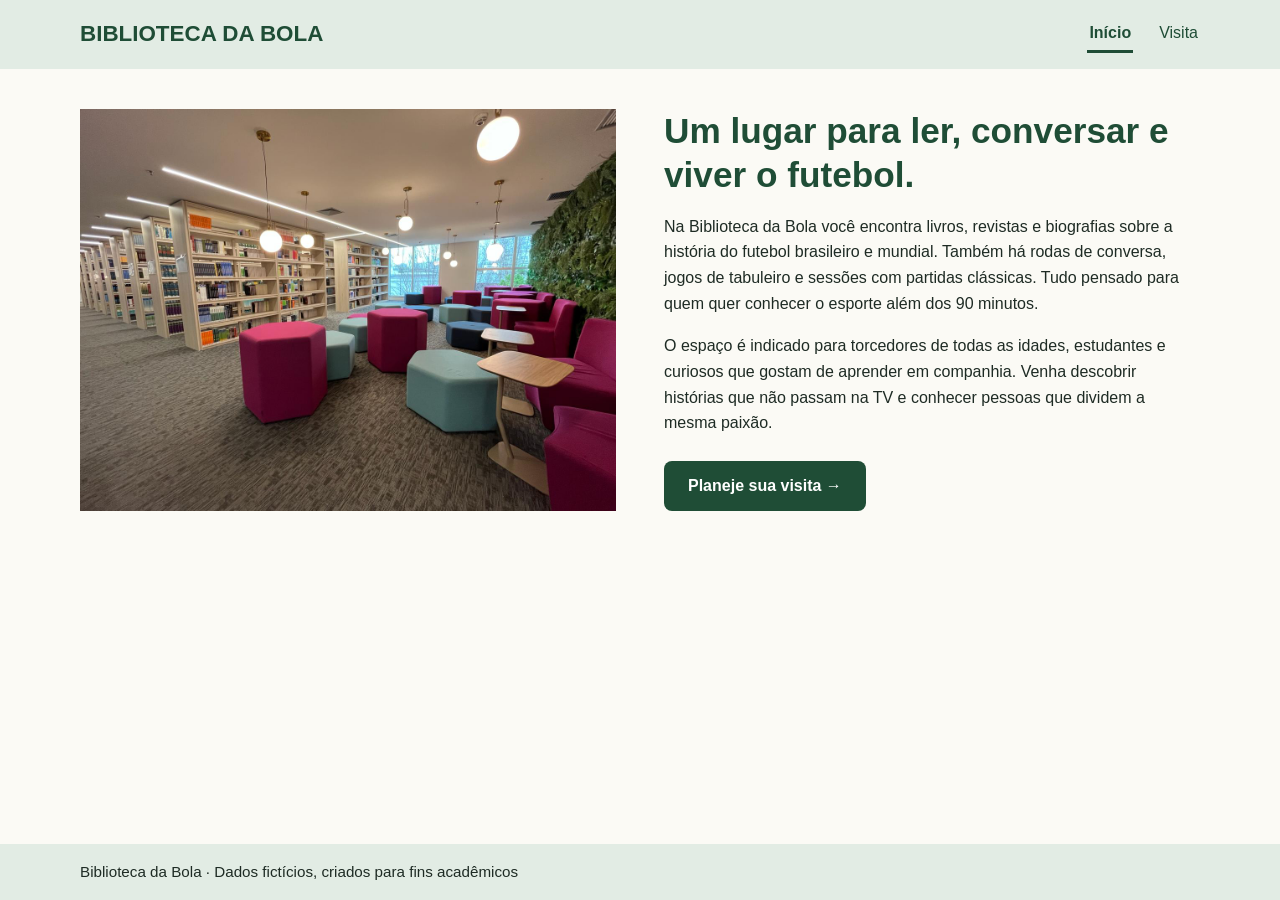
<file: index.html>
<!DOCTYPE html>
<html lang="pt-br">
<head>
    <meta charset="UTF-8">
    <meta name="viewport" content="width=device-width, initial-scale=1.0">
    <link rel="stylesheet" href="css/estilo.css">
    <title>Início · Biblioteca da Bola</title>
</head>
<body>
    <header>
        <a href="index.html" class="logo">Biblioteca da Bola</a>
        <nav aria-label="Menu principal">
            <ul>
                <li><a href="index.html" aria-current="page">Início</a></li>
                <li><a href="visita.html">Visita</a></li>
            </ul>
        </nav>
    </header>
    <main>
        <section>
            <div id="div1">
                <img src="imagens/aula11biblioteca.jpeg" alt="Sala de leitura da Biblioteca da Bola, com estantes cheias de livros, pufes coloridos e mesinhas para leitura">
            </div>
            <div id="div2">
                <h1>Um lugar para ler, conversar e viver o futebol.</h1>
                <img src="imagens/aula11biblioteca.jpeg" alt="Sala de leitura da Biblioteca da Bola, com estantes cheias de livros, pufes coloridos e mesinhas para leitura">
                <p>Na Biblioteca da Bola você encontra livros, revistas e biografias sobre a história do futebol brasileiro e mundial. Também há rodas de conversa, jogos de tabuleiro e sessões com partidas clássicas. Tudo pensado para quem quer conhecer o esporte além dos 90 minutos.</p>
                <p>O espaço é indicado para torcedores de todas as idades, estudantes e curiosos que gostam de aprender em companhia. Venha descobrir histórias que não passam na TV e conhecer pessoas que dividem a mesma paixão.</p>
                <a href="visita.html" class="convite">Planeje sua visita →</a>
            </div>
        </section>
    </main>
    <footer>
        <p>Biblioteca da Bola · Dados fictícios, criados para fins acadêmicos</p>
    </footer>
</body>
</html>
</file>
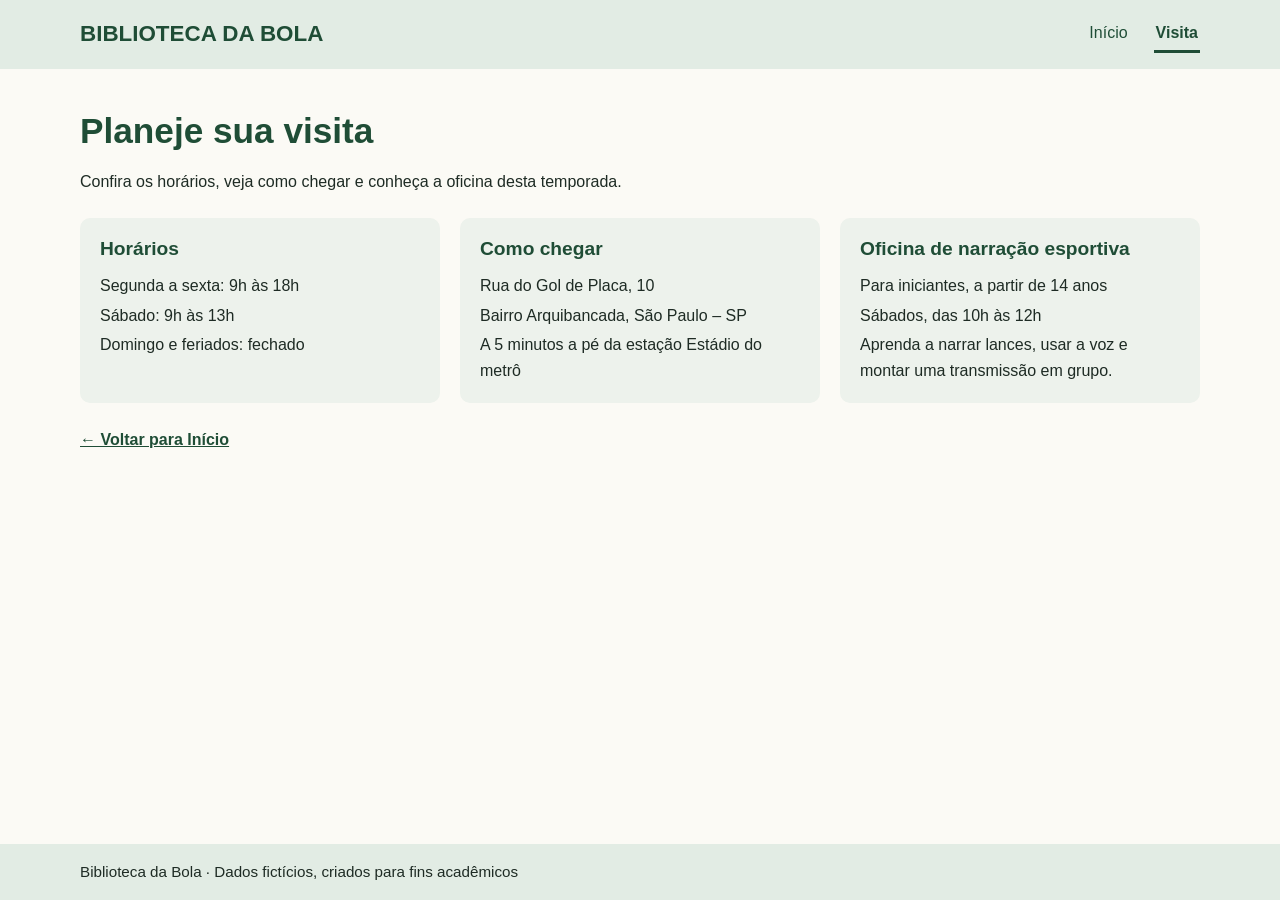
<file: visita.html>
<!DOCTYPE html>
<html lang="pt-br">
<head>
    <meta charset="UTF-8">
    <meta name="viewport" content="width=device-width, initial-scale=1.0">
    <link rel="stylesheet" href="css/estilo.css">
    <title>Visita · Biblioteca da Bola</title>
</head>
<body>
    <header>
        <a href="index.html" class="logo">Biblioteca da Bola</a>
        <nav aria-label="Menu principal">
            <ul>
                <li><a href="index.html">Início</a></li>
                <li><a href="visita.html" aria-current="page">Visita</a></li>
            </ul>
        </nav>
    </header>
    <main>
        <h1>Planeje sua visita</h1>
        <p>Confira os horários, veja como chegar e conheça a oficina desta temporada.</p>

        <div id="blocos">
            <article class="bloco">
                <h2>Horários</h2>
                <p>Segunda a sexta: 9h às 18h</p>
                <p>Sábado: 9h às 13h</p>
                <p>Domingo e feriados: fechado</p>
            </article>

            <article class="bloco">
                <h2>Como chegar</h2>
                <p>Rua do Gol de Placa, 10</p>
                <p>Bairro Arquibancada, São Paulo – SP</p>
                <p>A 5 minutos a pé da estação Estádio do metrô</p>
            </article>

            <article class="bloco">
                <h2>Oficina de narração esportiva</h2>
                <p>Para iniciantes, a partir de 14 anos</p>
                <p>Sábados, das 10h às 12h</p>
                <p>Aprenda a narrar lances, usar a voz e montar uma transmissão em grupo.</p>
            </article>
        </div>

        <a href="index.html" class="voltar">← Voltar para Início</a>
    </main>
    <footer>
        <p>Biblioteca da Bola · Dados fictícios, criados para fins acadêmicos</p>
    </footer>
</body>
</html>
</file>
<file: css/estilo.css>
/* =========================================================
   ESTILO BASE (vale para todas as larguras)
   As media queries ficam mais abaixo e ajustam só o que muda.
   ========================================================= */

/* Cores do site guardadas em variáveis para manter o mesmo padrão nas duas páginas */
:root {
    --verde-escuro: #1f4d36;   /* títulos, links e botão */
    --texto: #1e2b24;          /* texto comum */
    --fundo: #fbfaf5;          /* fundo da página */
    --fundo-faixa: #e2ece4;    /* cabeçalho e rodapé */
    --fundo-bloco: #edf2ec;    /* blocos da página Visita */
    --foco: #b34700;           /* contorno laranja do foco no Tab */
}

/* Faz padding e borda contarem dentro da largura (evita rolagem horizontal) */
* {
    box-sizing: border-box;
}

/* FLEX: body em coluna (header, main, footer) para o rodapé ficar sempre no fim da tela */
body {
    margin: 0;
    font-family: Arial, Helvetica, sans-serif;
    font-size: 1rem;
    line-height: 1.6;
    color: var(--texto);
    background-color: var(--fundo);
    min-height: 100vh;
    display: flex;
    flex-direction: column;
}

/* A imagem nunca passa da largura disponível e mantém a proporção */
img {
    max-width: 100%;
    height: auto;
    display: block;
}

/* ---------- Cabeçalho ---------- */

/* CONTÊINER FLEX 1: cabeçalho
   Filhos diretos: .logo (nome do espaço) e nav (menu).
   space-between empurra um para cada lado; flex-wrap deixa o menu
   descer para a linha de baixo se faltar espaço. */
header {
    display: flex;
    flex-wrap: wrap;
    justify-content: space-between;
    align-items: center;
    gap: 8px 24px;
    padding: 16px 20px;
    background-color: var(--fundo-faixa);
}

.logo {
    font-size: 1.4rem;
    font-weight: bold;
    text-transform: uppercase;
    text-decoration: none;
    color: var(--verde-escuro);
}

/* FLEX: itens do menu (Início e Visita) lado a lado */
nav ul {
    display: flex;
    gap: 24px;
    list-style: none;
    margin: 0;
    padding: 0;
}

nav a {
    display: inline-block;
    padding: 4px 2px;
    color: var(--verde-escuro);
    text-decoration: none;
}

nav a:hover {
    text-decoration: underline;
}

/* Página atual: negrito + linha embaixo (não depende só da cor) */
nav a[aria-current="page"] {
    font-weight: bold;
    border-bottom: 3px solid currentColor;
}

/* Foco visível ao navegar com Tab, em todos os links */
a:focus-visible {
    outline: 3px solid var(--foco);
    outline-offset: 3px;
}

/* ---------- Conteúdo ---------- */

/* main ocupa o espaço que sobra (empurra o rodapé para baixo)
   e limita a largura para as linhas de texto não ficarem longas demais */
main {
    flex: 1;
    width: 100%;
    max-width: 1200px;
    margin: 0 auto;
    padding: 24px 20px 40px;
}

h1 {
    font-size: 1.7rem;
    line-height: 1.25;
    color: var(--verde-escuro);
    margin: 0 0 16px;
}

h2 {
    color: var(--verde-escuro);
}

p {
    margin: 0 0 16px;
}

/* Link "Planeje sua visita" com aparência de botão */
.convite {
    display: inline-block;
    margin-top: 8px;
    padding: 12px 24px;
    border-radius: 8px;
    background-color: var(--verde-escuro);
    color: #ffffff;
    font-weight: bold;
    text-decoration: none;
}

.convite:hover {
    text-decoration: underline;
}

/* Espaço entre a imagem do #div2 e o texto (celular e tablet) */
#div2 img {
    margin-bottom: 16px;
}

/* ---------- Página Visita ---------- */

/* CONTÊINER FLEX 3: blocos de Visita
   Filhos diretos: os três .bloco.
   flex-wrap permite quebrar linha; a quantidade por linha
   é definida em cada media query pelo flex-basis do .bloco. */
#blocos {
    display: flex;
    flex-wrap: wrap;
    gap: 20px;
    margin: 24px 0;
}

.bloco {
    flex: 1 1 100%;   /* padrão: cada bloco ocupa a linha inteira */
    padding: 16px 20px;
    border-radius: 10px;
    background-color: var(--fundo-bloco);
}

.bloco h2 {
    font-size: 1.2rem;
    margin: 0 0 8px;
}

.bloco p {
    margin: 0 0 4px;
}

.voltar {
    display: inline-block;
    font-weight: bold;
    color: var(--verde-escuro);
}

/* ---------- Rodapé ---------- */

footer {
    padding: 16px 20px;
    background-color: var(--fundo-faixa);
    font-size: 0.95rem;
}

footer p {
    margin: 0;
}


/* =========================================================
   BREAKPOINTS (media queries)
   Celular: até 480px | Tablet: acima de 480px e abaixo de 1280px | Desktop: 1280px ou mais
   ========================================================= */

/* BREAKPOINT CELULAR: até 480px */
@media (max-width: 480px) {
    /* body {background-color: blue;}  cor de teste da aula, desativada */
    #div1 img{
        display: none;
    }

    #div2 img{
        display: block;
    }
    
    /*Celular*/

    /* Cabeçalho em coluna: nome em cima, menu embaixo.
       Com column o eixo principal fica vertical, então quem
       alinha à esquerda passa a ser o align-items. */
    header {
        flex-direction: column;
        align-items: flex-start;
    }

    /* Botão ocupa a largura toda: mais fácil de tocar com o dedo */
    .convite {
        display: block;
        text-align: center;
    }

    /* Blocos de Visita empilhados, um embaixo do outro */
    #blocos {
        flex-direction: column;
    }

}


/* BREAKPOINT TABLET: logo acima de 480px até logo abaixo de 1280px
   (antes era 481px a 1279px: larguras quebradas, como 480,8px com zoom
   ou escala do Windows em 125%, caíam no buraco e nenhuma regra valia) */
@media (min-width: 480.02px) and (max-width: 1279.98px) {
    /* body {background-color: red;}  cor de teste da aula, desativada */
    #div1 img{
        display: none;
    }

    #div2 img{
        display: block;
    }

    
    /*Tablet*/

    /* Cabeçalho em linha: nome à esquerda, menu à direita (vem do estilo base) */

    h1 {
        font-size: 2rem;
    }

    main {
        padding: 32px 40px 48px;
    }

    /* Mesma margem lateral do main, para alinhar cabeçalho e rodapé com o conteúdo */
    header,
    footer {
        padding-left: 40px;
        padding-right: 40px;
    }

    /* Blocos de Visita em duas colunas; o terceiro desce para a linha de baixo.
       flex-grow 0 impede o terceiro de esticar até a largura toda.
       calc(50% - 10px) desconta metade do gap de 20px. */
    .bloco {
        flex: 0 1 calc(50% - 10px);
    }


}


/* BREAKPOINT DESKTOP: 1280px ou mais */
@media (min-width: 1280px) {
    /* body {background-color: yellow;}  cor de teste da aula, desativada */
    #div1 img{
        display: block;
    }

    #div2{
        display: flex;
        flex-direction: column;
        justify-content: space-between;
    }

    #div2 img{
        display: none;
    }

    section{
        display: flex;
    }


    /*Desktop*/

    /* CONTÊINER FLEX 2: section da página Início (regra "section" acima, da aula)
       Filhos diretos: #div1 (imagem) e #div2 (textos), lado a lado.
       Aqui só dividimos o espaço igualmente e separamos com gap. */
    section {
        gap: 48px;
    }

    #div1,
    #div2 {
        flex: 1;
    }

    /* #div2 é flex em coluna (regra da aula acima); o botão não deve
       esticar até a largura toda, então fica alinhado ao início */
    #div2 .convite {
        align-self: flex-start;
    }

    h1 {
        font-size: 2.2rem;
    }

    main {
        padding: 40px 40px 56px;
    }

    /* O main fica centralizado com no máximo 1200px (texto com 1120px úteis).
       Esta conta alinha nome e menu com a borda do texto em telas largas;
       max() garante pelo menos 40px de margem. */
    header,
    footer {
        padding-left: max(40px, calc((100% - 1120px) / 2));
        padding-right: max(40px, calc((100% - 1120px) / 2));
    }

    /* Três blocos de Visita dividindo a mesma linha em partes iguais */
    .bloco {
        flex: 1 1 0;
    }
}
</file>
